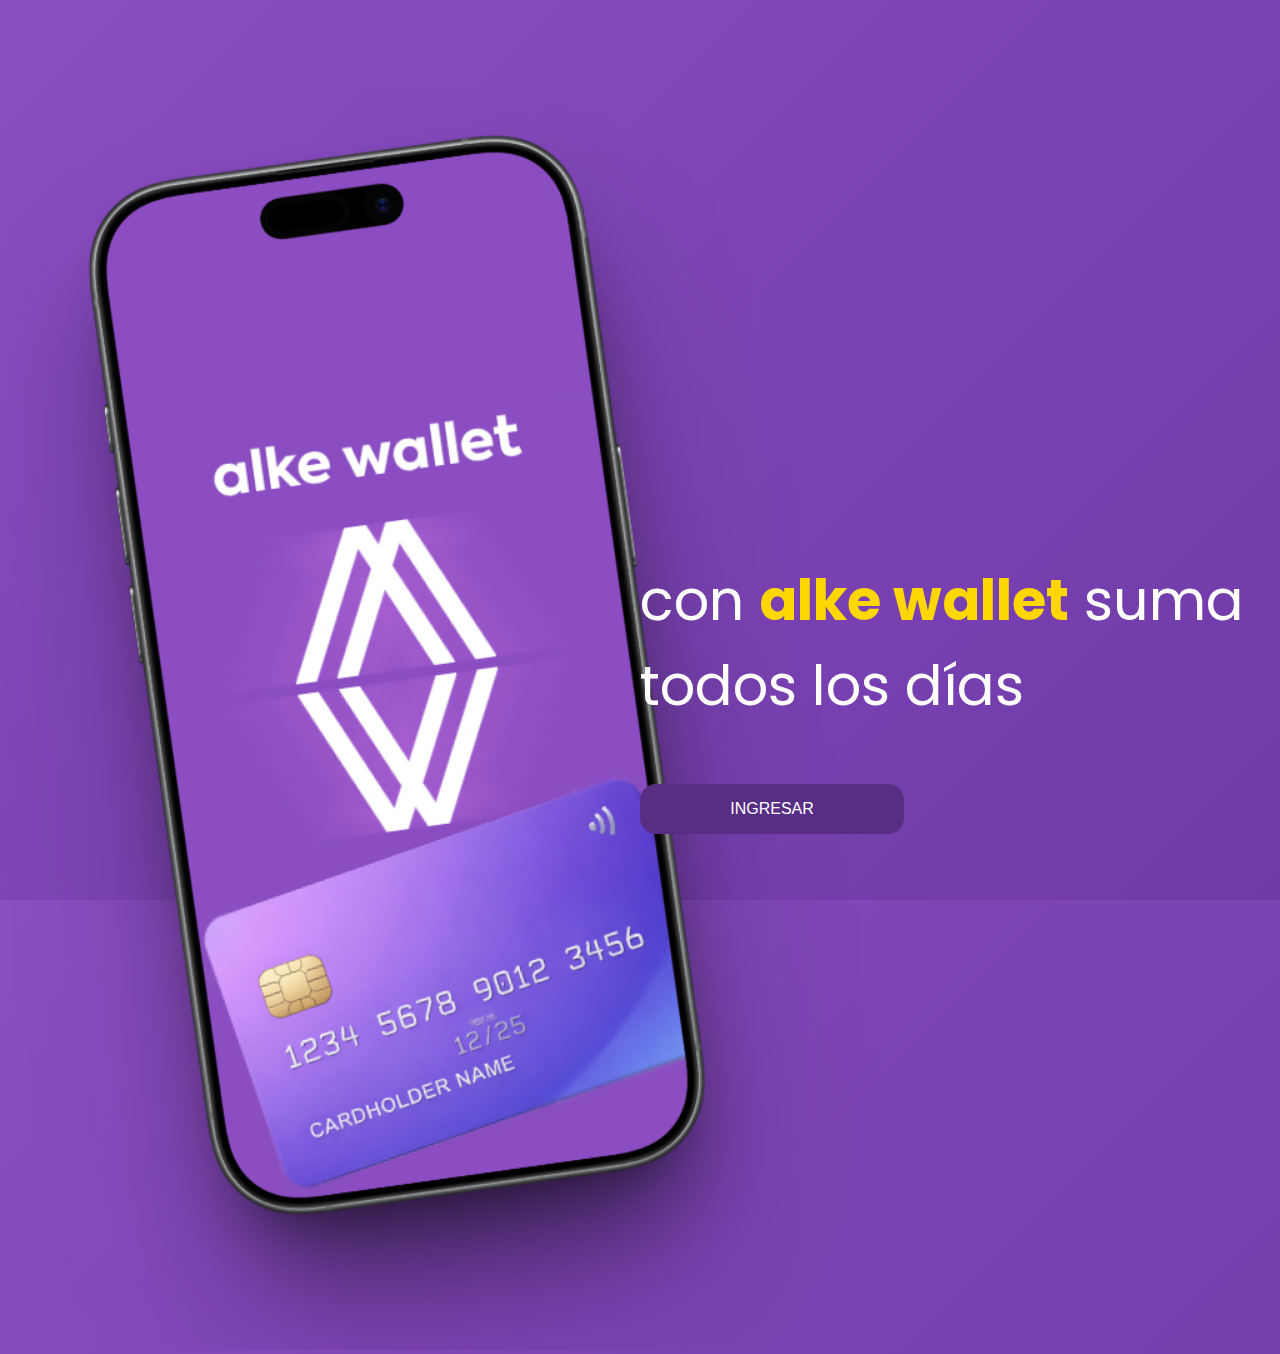
<file: index.html>
<!DOCTYPE html>
<html lang="es">
  <head>
    <meta charset="UTF-8" />
    <meta name="viewport" content="width=device-width, initial-scale=1.0" />
    <title>Alke - Wallet</title>

    <link
      href="https://cdn.jsdelivr.net/npm/bootstrap@5.3.8/dist/css/bootstrap.min.css"
      rel="stylesheet"
      integrity="sha384-sRIl4kxILFvY47J16cr9ZwB07vP4J8+LH7qKQnuqkuIAvNWLzeN8tE5YBujZqJLB"
      crossorigin="anonymous"
    />
    <link rel="preconnect" href="https://fonts.googleapis.com" />
    <link rel="preconnect" href="https://fonts.gstatic.com" crossorigin />
    <link
      href="https://fonts.googleapis.com/css2?family=Poppins:ital,wght@0,100;0,200;0,300;0,400;0,500;0,600;0,700;0,800;0,900;1,100;1,200;1,300;1,400;1,500;1,600;1,700;1,800;1,900&display=swap"
      rel="stylesheet"
    />
    <link rel="stylesheet" href="css/landing.css" />
  </head>
  <body>
    <main>
      <div class="device">
        <img src="assets/img/709shots_so.png" alt="" />
      </div>
      <div class="slogan">
        <h1>con <span>alke wallet</span> suma todos los días</h1>
        <br />
        <a href="#" class="btn-pr">Ingresar</a>
      </div>
    </main>
    <script src="https://ajax.googleapis.com/ajax/libs/jquery/3.5.1/jquery.min.js"></script>
    <script src="js/main.js"></script>
    <script
      src="https://cdn.jsdelivr.net/npm/bootstrap@5.3.8/dist/js/bootstrap.bundle.min.js"
      integrity="sha384-FKyoEForCGlyvwx9Hj09JcYn3nv7wiPVlz7YYwJrWVcXK/BmnVDxM+D2scQbITxI"
      crossorigin="anonymous"
    ></script>
  </body>
</html>
</file>
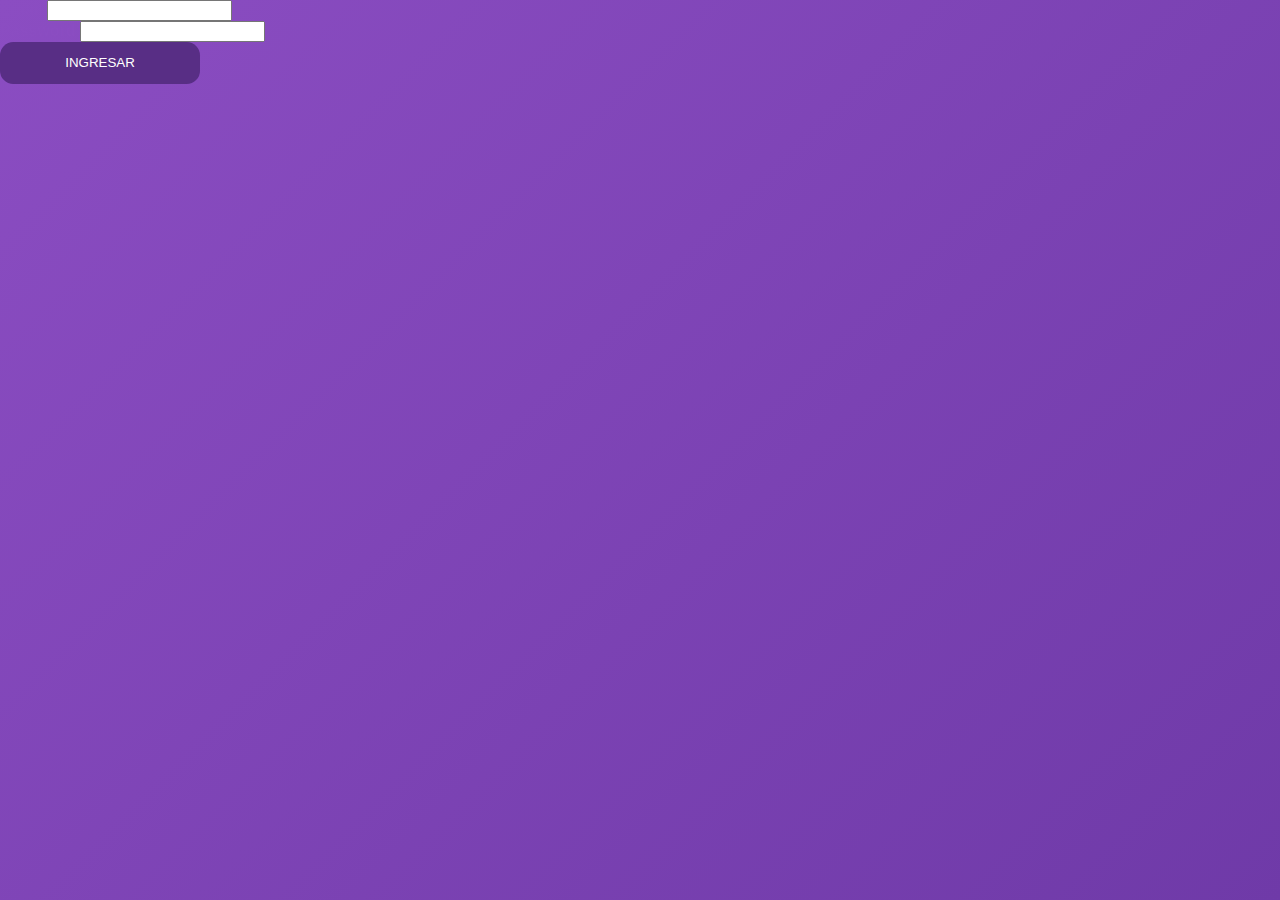
<file: login.html>
<!DOCTYPE html>
<html lang="es">
  <head>
    <meta charset="UTF-8" />
    <meta name="viewport" content="width=device-width, initial-scale=1.0" />
    <title>Alke - Wallet | Login</title>

    <link
      href="https://cdn.jsdelivr.net/npm/bootstrap@5.3.8/dist/css/bootstrap.min.css"
      rel="stylesheet"
      integrity="sha384-sRIl4kxILFvY47J16cr9ZwB07vP4J8+LH7qKQnuqkuIAvNWLzeN8tE5YBujZqJLB"
      crossorigin="anonymous"
    />
    <link rel="stylesheet" href="css/styles.css" />
  </head>
  <body>
    <div class="container vh-100">
      <div class="row justify-content-center align-items-center h-100">
        <div class="col-10 col-md-5">
          <div class="card mb-3">
            <div class="card-body login p-5">
              <form id="loginForm">
                <div class="mb-3">
                  <label for="email" class="form-label">Email</label>
                  <input
                    type="email"
                    class="form-control"
                    id="email"
                    name="email"
                  />
                </div>
                <div class="mb-3">
                  <label for="password" class="form-label">Password</label>
                  <input
                    type="password"
                    class="form-control"
                    id="password"
                    name="password"
                  />
                </div>
                <button type="submit" class="btn-pr w-100">Ingresar</button>
              </form>
            </div>
          </div>
          <div id="result"></div>
        </div>
      </div>
    </div>
    <script src="https://ajax.googleapis.com/ajax/libs/jquery/3.5.1/jquery.min.js"></script>

    <script
      src="https://cdn.jsdelivr.net/npm/bootstrap@5.3.8/dist/js/bootstrap.bundle.min.js"
      integrity="sha384-FKyoEForCGlyvwx9Hj09JcYn3nv7wiPVlz7YYwJrWVcXK/BmnVDxM+D2scQbITxI"
      crossorigin="anonymous"
    ></script>

    <script src="js/main.js"></script>
  </body>
</html>
</file>
<file: css/landing.css>
html, body {
  height: 100%;
}

body {
  margin: 0;
  font-family: 'Inter', sans-serif;
  background: linear-gradient(
    135deg,
    #8b4dc2,
    #6f3aa8
    );
}

main{
    position:relative;
    display:flex;
    flex-direction: row;
    flex-wrap: wrap;
    justify-content: center;
    align-items: center;
}

.btn-pr{
  display: inline-block;
  background-color: #582e85;
  border-radius: 1em;
  color: white;
  padding: 1em 2em;
  min-width: 200px;
  text-align: center;
  text-decoration: none;
  text-transform: uppercase;
}

.device{
  width: 50%;
}

.device img{
    width:150%;
    margin-left:-5em;
}

.slogan{
  width:50%;
}

.slogan h1{
  color:white;
  font-size: 3.5rem;
  font-family: "Poppins", sans-serif;
  font-weight: 400;
  font-style: normal;
}

.slogan h1 span{
  color:#FFD700;
  font-weight: bold;
}
</file>
<file: css/styles.css>
:root {
  --all: #8b4dc2;
  --primary: #582e85;
  --secondary: #321a4c;
  --complement: #FFD700;
}

html, body {
  height: 100%;
}

body {
  margin: 0;
  font-family: "Poppins", sans-serif;
  background: linear-gradient(
    135deg,
    #8b4dc2,
    #6f3aa8
    );
    background-repeat: no-repeat;
    background-attachment: fixed;
}

.btn-pr,
.btn-pr2{
  display: inline-block;
  border-radius: 1em;
  border:none;
  color: white;
  padding: 1em 2em;
  min-width: 200px;
  text-align: center;
  text-decoration: none;
  text-transform: uppercase;
  transition: all ease-in .3s;
}

.btn-pr{
  background-color: var(--primary);
}

.btn-pr2:hover{
  background-color: var(--all);
}

.btn-pr:hover, .btn-pr2{
  background-color: var(--secondary);
}


/** MENU **/

.head-carding{
  display:flex;
  justify-content: space-between;
  flex-direction: row;
  align-items: center;
  padding:1em;
}

.head-carding img{
  width:2em;
}

.head-carding span{
  color:white;
}

.carding{
  background:var(--primary);
  padding:1.5em;
  border-radius: .5em .5em 2em 2em;
  border-top: solid 1em var(--secondary);
}

.carding h2{
  color:white;
  font-size:1.3rem;
}

.title-saldo{
  color:var(--all);
  font-weight: 600;
}

.current-saldo{
  font-size: 3rem;
  color:var(--complement);
  font-weight: 600;
}

.btn-home{
  background-color: var(--secondary);
  color:white;
  text-decoration: none;
  padding:1em;
  border-radius:2em;
  display: flex;
  flex-direction: row;
  flex-wrap: wrap;
  justify-content: center;
  transition: all ease-in .3s;
}

.btn-home:hover{
  background-color: var(--primary);
}

.btn-home i{
  font-size:1.3rem;
}

.btn-home p{
  text-align: center;
  margin-bottom: 0;
}

.last h4{
  font-size: 1.2rem;
  color:var(--secondary);
}

/** DEPOSIT **/

label{
  color:var(--all);
  font-weight: 600;
}

.btn-pr3{
  font-size: 1.2rem;
  color:var(--secondary);
  text-decoration: none;
  font-weight: 500;
  transition: all ease .3s;
}

.btn-pr3:hover{
  color:var(--all);
  font-weight: 800;
}

/* FOOTER */
footer{
  padding: 2em;
  bottom: 0;
  background-color: var(--secondary);
  color:white;
  font-size: .7rem;
}

footer h4{
  font-size: 1rem;
  margin-top: 1em;
}

footer img{
  width: 6%;
}


@media(min-width:768px) and (max-width:1023px){

  .btn-home{
    padding:2em;
  }

  .btn-home i{
    font-size:2rem;
  }

  .btn-home p{
    text-align: center;
    margin-bottom: 0;
    margin-top: 1em;
    width:100%;
  }

}

@media(min-width:1024px){

  .btn-home{
    padding: 2em;
  }

  .btn-home i{
    font-size: 2rem;
  }

  .btn-home p{
    text-align: center;
    margin-bottom: 0;
    margin-top: 1em;
    width: 100%;
  }

}
</file>
